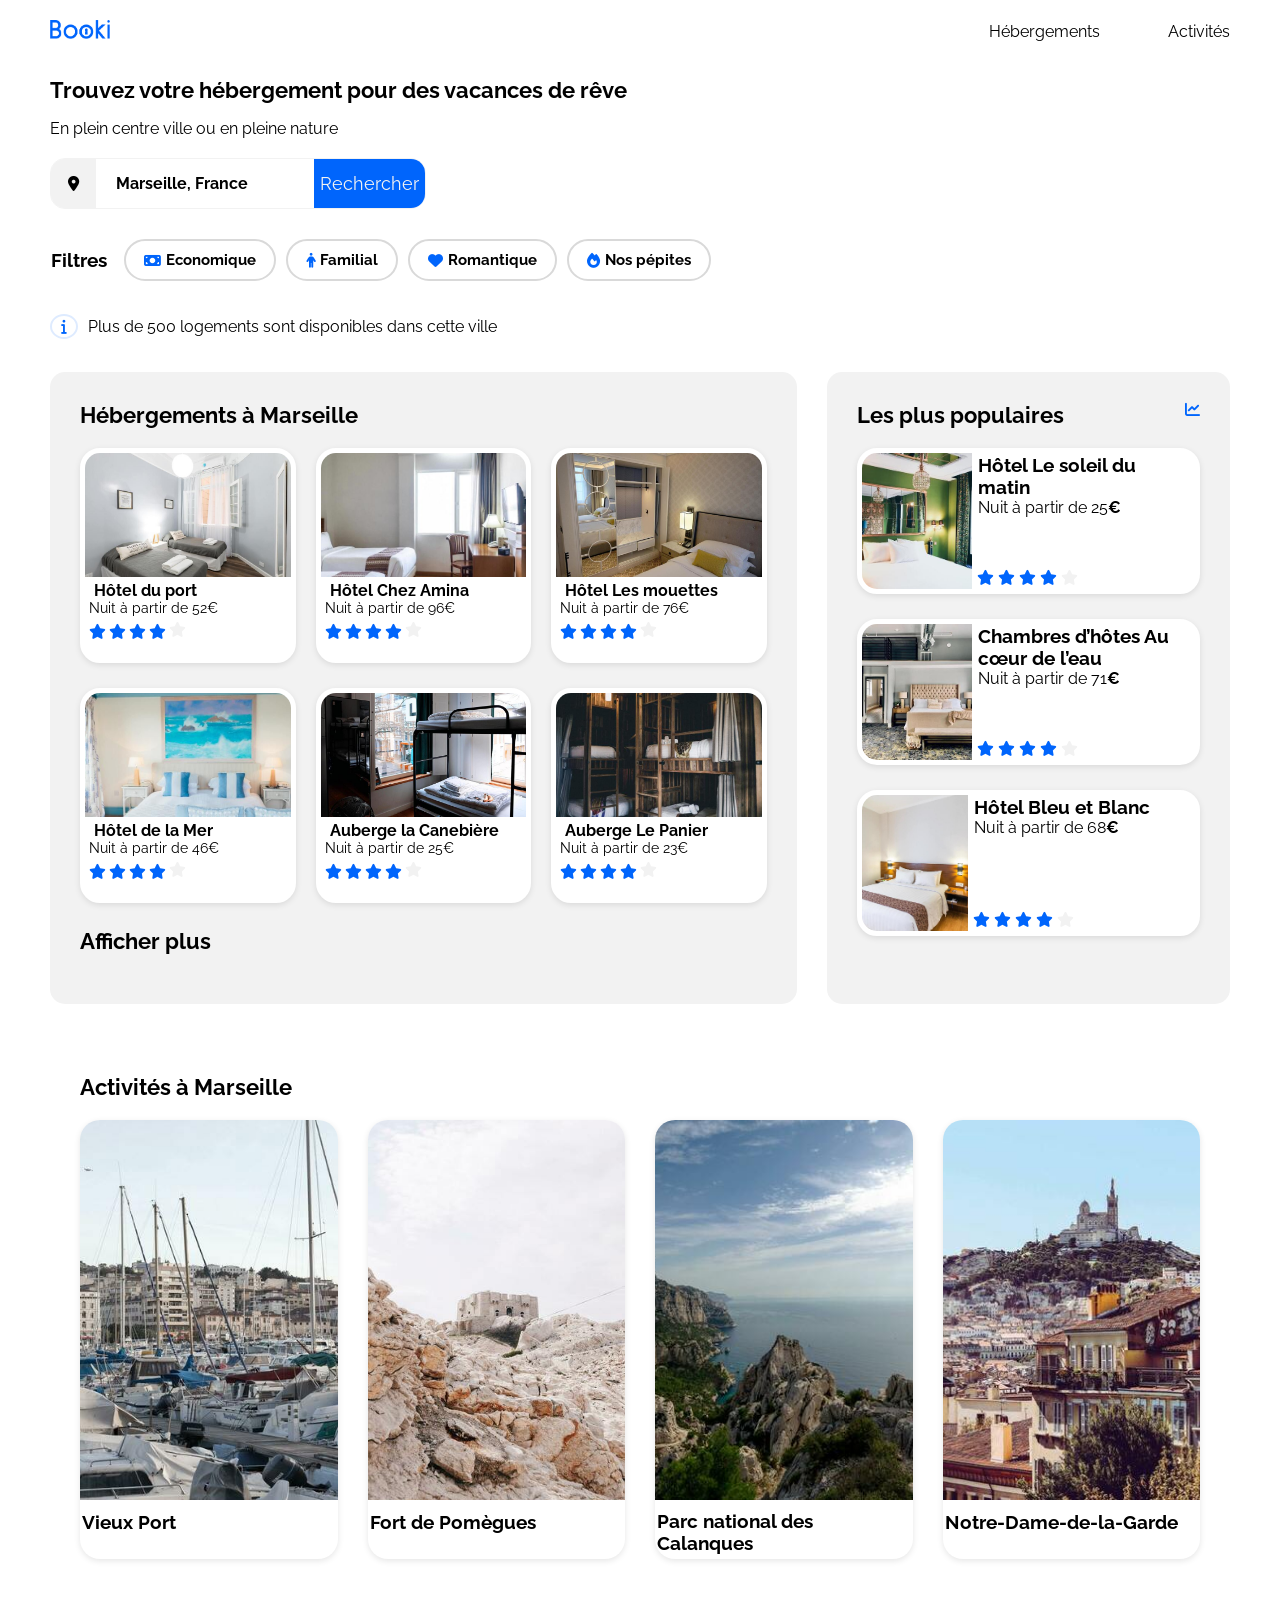
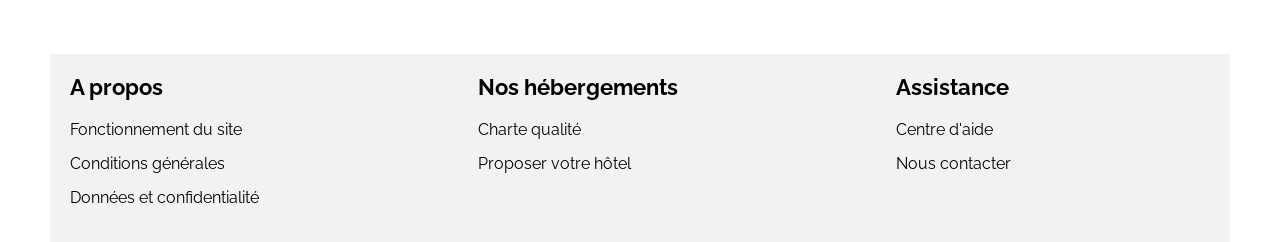
<file: index.html>
<!DOCTYPE html>
<html lang="fr">

<head>
    <meta charset="UTF-8">
    <meta name="viewport" content="width=device-width, initial-scale=1.0">
    <title>Booki</title>
    <link rel="preconnect" href="https://fonts.googleapis.com">
    <link rel="preconnect" href="https://fonts.gstatic.com" crossorigin>
    <link href="https://fonts.googleapis.com/css2?family=Raleway:wght@400;500;700&display=swap" rel="stylesheet">
    <link rel="stylesheet" href="https://cdnjs.cloudflare.com/ajax/libs/font-awesome/6.2.1/css/all.min.css"
        integrity="sha512-MV7K8+y+gLIBoVD59lQIYicR65iaqukzvf/nwasF0nqhPay5w/9lJmVM2hMDcnK1OnMGCdVK+iQrJ7lzPJQd1w=="
        crossorigin="anonymous" referrerpolicy="no-referrer" />
    <link rel="stylesheet" href="./css/style.css">
</head>

<body>
    <div class="main-container">
        <header>     
            <img class="logo" src="images/logo/Booki.png" alt="Avatar">
            <nav>
                <ul>
                    <li><a href="#accommodations">Hébergements</a></li>
                    <li><a href="#Activities">Activités</a></li>
                </ul>
            </nav>
        </header>
        <main>
            <div class="start-pad">
                <section>
                    <h1>
                        <span>Trouvez votre hébergement </span><span>pour des vacances de rêve</span>
                    </h1>
                    <p>En plein centre ville ou en pleine nature</p>
                </section>

                <form class="search-bar">
                    <div class="location-icon bg-grey">
                        <i class="fa-solid fa-location-dot"></i>
                    </div>
                    <input type="text" placeholder="Marseille, France" class="city-input">

                    <button class="btn-search" type="button">
                        <span class="search-text">Rechercher</span>
                        <i class="fa-solid fa-magnifying-glass"></i>
                    </button>
                </form>
                            
                <section class="filters">
                    <h3>Filtres</h3>
                    <div class="all-filters">
                        <div class="filters-buttons">
                            <button class="filters-btn">
                                <i class="fa-solid fa-money-bill"></i>Economique
                            </button>
                
                            <button class="filters-btn">
                                <i class="fa-solid fa-person"></i>Familial
                            </button>
                        </div>
                        <div class="filters-buttons">
                            <button class="filters-btn">
                                <i class="fa-solid fa-heart"></i>Romantique
                            </button>
                
                            <button class="filters-btn">
                                <i class="fa-solid fa-fire"></i>Nos pépites
                            </button>
                        </div>
                    </div>
                </section>
                   
                            
                <div class="info">
                    <i class="fa-solid fa-info fa-xs"></i>
                    <p>Plus de 500 logements sont disponibles dans cette ville</p>
                </div>  
            </div>
            <section id="accommodationsMostpopular">
                <div id="accommodations" class="px-30 bg-grey">
                    <h2>Hébergements à Marseille</h2>
                    <div class="flex mb-30 justify gap">
                        <a href="#">
                            <article class="card base-card">
                                <img src="images/hebergements/fred-kleber.jpg" alt="presentation chambre hotel du port">
                                <div class="card-content">
                                    <h3>Hôtel du port</h3>
                                    <p>Nuit à partir de 52€</p>
                                    <div class="stars">
                                        <i class="fa-solid fa-star"></i>
                                        <i class="fa-solid fa-star"></i>
                                        <i class="fa-solid fa-star"></i>
                                        <i class="fa-solid fa-star"></i>
                                        <i class="fa-xs fa-solid fa-star neutral-star" aria-hidden="true"></i>
                                    </div>  
                                </div>              
                            </article>
                        </a>

                        <a href="#"> 
                            <article class="card base-card">
                                <img src="images/hebergements/febrian-zakaria.jpg" alt="presentation Hotel chez Amina">
                                <div class="card-content">
                                    <h3>Hôtel Chez Amina</h3>
                                    <p>Nuit à partir de 96€</p>
                                    <div class="stars">
                                        <i class="fa-solid fa-star"></i>
                                        <i class="fa-solid fa-star"></i>
                                        <i class="fa-solid fa-star"></i>
                                        <i class="fa-solid fa-star"></i>
                                        <i class="fa-xs fa-solid fa-star neutral-star" aria-hidden="true"></i>
                                    </div> 
                                </div>
                            </article>
                        </a>

                        <a href="#">
                            <article class="card base-card">
                                <img src="images/hebergements/reisetopia.jpg" alt="presentation chambre hotel les mouettes">
                                <div class="card-content">
                                    <h3>Hôtel Les mouettes</h3>
                                    <p>Nuit à partir de 76€</p>
                                    <div class="stars">
                                        <i class="fa-solid fa-star"></i>
                                        <i class="fa-solid fa-star"></i>
                                        <i class="fa-solid fa-star"></i>
                                        <i class="fa-solid fa-star"></i>
                                        <i class="fa-xs fa-solid fa-star neutral-star" aria-hidden="true"></i>
                                    </div> 
                                </div>
                            </article>
                        </a>
                </div>

                    <div class="flex mb-30 justify gap">
                        <a href="#">
                            <article class="card base-card">
                                <img src="images/hebergements/annie-spratt.jpg" alt="presentation hotel de la mer">
                                <div class="card-content">
                                    <h3>Hôtel de la Mer</h3>
                                    <p>Nuit à partir de 46€</p>
                                    <div class="stars">
                                        <i class="fa-solid fa-star"></i>
                                        <i class="fa-solid fa-star"></i>
                                        <i class="fa-solid fa-star"></i>
                                        <i class="fa-solid fa-star"></i>
                                        <i class="fa-xs fa-solid fa-star neutral-star" aria-hidden="true"></i>
                                    </div> 
                                </div> 
                            </article>
                        </a>
                
                        <a href="#">
                            <article class="card base-card">
                                <img src="images/hebergements/marcus-loke.jpg" alt="presentation chambre hotel de la canebière">
                                <div class="card-content">
                                    <h3>Auberge la Canebière</h3>
                                    <p>Nuit à partir de 25€</p>
                                    <div class="stars">
                                        <i class="fa-solid fa-star"></i>
                                        <i class="fa-solid fa-star"></i>
                                        <i class="fa-solid fa-star"></i>
                                        <i class="fa-solid fa-star"></i>
                                        <i class="fa-xs fa-solid fa-star neutral-star" aria-hidden="true"></i>
                                    </div>  
                                </div>
                            </article>
                        </a>
            
                        <a href="#">
                            <article class="card base-card">
                                <img src="images/hebergements/nicate-lee.jpg" alt="presentation auberge le Panier">
                                <div class="card-content">
                                    <h3>Auberge Le Panier</h3>
                                    <p>Nuit à partir de 23€</p>
                                    <div class="stars">
                                        <i class="fa-solid fa-star"></i>
                                        <i class="fa-solid fa-star"></i>
                                        <i class="fa-solid fa-star"></i>
                                        <i class="fa-solid fa-star"></i>
                                        <i class="fa-xs fa-solid fa-star neutral-star" aria-hidden="true"></i>
                                    </div>  
                                </div>
                            </article>
                        </a>
                    </div>
                <a href="#">
                    <h4>Afficher plus</h4>
                </a>
                </div>

                <aside id="mostPopular" class="px-30 bg-grey">
                    <div class="populaires-title">
                        <h2 class="section-title">Les plus populaires</h2>
                        <i class="fa-solid fa-chart-line" aria-hidden="true"></i>
                    </div>

                    <div class="populaires-cards">
                        <a href="#">
                            <article class="card-popular base-card">
                                <img src="./images/hebergements/emile-guillemot.jpg" alt="Image de la chambre d'hôtel montrant un lit">
                                <div class="cards-pop">
                                    <div class="card-txt">
                                        <h3 class="card-title">Hôtel Le soleil du matin</h3>
                                        <p class="card-subtitle">Nuit à partir de 25<span class="euro">€</span></p>
                                    </div>
                                    <div class="card-rating">
                                        <i class="fa-xs fa-solid fa-star" aria-hidden="true"></i>
                                        <i class="fa-xs fa-solid fa-star" aria-hidden="true"></i>
                                        <i class="fa-xs fa-solid fa-star" aria-hidden="true"></i>
                                        <i class="fa-xs fa-solid fa-star" aria-hidden="true"></i>
                                        <i class="fa-xs fa-solid fa-star neutral-star" aria-hidden="true"></i>
                                        <span class="sr-only">Note de 4 sur 5</span>
                                    </div>
                                </div>
                            </article>
                        </a>

                        <a href="#">
                            <article class="card-popular base-card">
                                <img src="./images/hebergements/aw-creative.jpg" alt="Image de la chambre d'hôtel montrant un lit">
                                <div class="cards-pop">
                                    <div class="card-txt">
                                        <h3 class="card-title">Chambres d’hôtes Au cœur de l’eau</h3>
                                        <p class="card-subtitle">Nuit à partir de 71<span class="euro">€</span></p>
                                    </div>
                                    <div class="card-rating">
                                        <i class="fa-xs fa-solid fa-star" aria-hidden="true"></i>
                                        <i class="fa-xs fa-solid fa-star" aria-hidden="true"></i>
                                        <i class="fa-xs fa-solid fa-star" aria-hidden="true"></i>
                                        <i class="fa-xs fa-solid fa-star" aria-hidden="true"></i>
                                        <i class="fa-xs fa-solid fa-star neutral-star" aria-hidden="true"></i>
                                        <span class="sr-only">Note de 4 sur 5</span>
                                    </div>
                                </div>
                            </article>
                        </a>

                        <a href="#">
                            <article class="card-popular base-card">
                                <img src="./images/hebergements/febrian-zakaria2.jpg" alt="Image de la chambre d'hôtel montrant un lit">
                                <div class="cards-pop">
                                    <div class="card-txt">
                                        <h3 class="card-title">Hôtel Bleu et Blanc</h3>
                                        <p class="card-subtitle">Nuit à partir de 68<span class="euro">€</span></p>
                                    </div>
                                    <div class="card-rating">
                                        <i class="fa-xs fa-solid fa-star" aria-hidden="true"></i>
                                        <i class="fa-xs fa-solid fa-star" aria-hidden="true"></i>
                                        <i class="fa-xs fa-solid fa-star" aria-hidden="true"></i>
                                        <i class="fa-xs fa-solid fa-star" aria-hidden="true"></i>
                                        <i class="fa-xs fa-solid fa-star neutral-star" aria-hidden="true"></i>
                                        <span class="sr-only">Note de 4 sur 5</span>
                                    </div>
                                </div>
                            </article>
                        </a>
                    </div>
                </aside>
            </section>

            <section id="Activities">     
                <h2>Activités à Marseille</h2>
                <div class="flex gap-padding">
                    <a href="#">
                        <article class="card-activity base-card">
                            <img src="images/activites/reno-laithienne.jpg" alt="Vieux Port">              
                            <div class="cards-content">
                                <h3>Vieux Port</h3> 
                            </div>
                        </article>
                    </a>

                    <a href="#">
                        <article class="card-activity base-card">
                            <img src="images/activites/paul-hermann.jpg" alt="Fort de Pomègues">
                            <div class="cards-content">
                                <h3>Fort de Pomègues</h3> 
                            </div> 
                        </article>
                    </a>

                    <a href="#">
                        <article class="card-activity base-card">
                            <img src="images/activites/kilyan-sockalingum.jpg" alt="Parc national des Calanques">
                            <div class="cards-content">
                                <h3>Parc national des Calanques</h3>
                            </div> 
                        </article>
                    </a>

                    <a href="#">
                        <article class="card-activity base-card">
                            <img src="images/activites/florian-wehde.jpg" alt="Notre Dame de la Garde">
                            <div class="cards-content">
                                <h3>Notre-Dame-de-la-Garde</h3>
                            </div> 
                        </article>
                    </a>
                </div>
            </section>
        </main>
    <footer class="container">
        <div class="footer-section">
            <h2>A propos</h2>
            <ul>
                <li>Fonctionnement du site</li>
                <li>Conditions générales</li>
                <li>Données et confidentialité</li>
            </ul> 
        </div>
            
        <div class="footer-section">           
            <h2>Nos hébergements</h2>
            <ul>
                <li>Charte qualité</li>
                <li>Proposer votre hôtel</li>
            </ul>
        </div>

        <div class="footer-section">
            <h2>Assistance</h2>
            <ul>
                <li>Centre d'aide</li>
                <li>Nous contacter</li>
            </ul>
        </div>  
    </footer>
    </div>
</body>

</html>
</file>
<file: css/style.css>
/****** General ***********/

* {
    font-family: 'Raleway', sans-serif;
    box-sizing: border-box;
}

:root {
    --main-color: #0065FC;
    --main-bg-color: #F2F2F2;
    --filter-bg-color: #DEEBFF;
    --color-text : black;
}

.flex, body,
.hebergements-and-populaires, .card-title,
#Activities, .populaires-title, .cards-content,
.filters-buttons, .buttons-filters, .cards-pop,
.filters-btn, .filters, .all-filters, #accommodationsMostpopular {
    display: flex;
} 

body {
    margin: 0;
    padding: 0;
    justify-content: center;
}

img {
    object-fit: cover;
}

ul {
    list-style: none;
    padding: 0;
    margin: 0;
}
.main-container {
    max-width: 1440px;
    min-width: 1024px;
    padding: 0 50px;
    margin: 0;
}

header {
    display: flex;
    justify-content: space-between; 
}

.logo {
    height: 19px;
    margin: 20px 0;
}

nav ul {
    display: flex;
    align-items: end;
    gap: 68px;
} 

nav ul li {
    border-top: 2px solid transparent; 
    padding-top: 20px;
}

nav li:hover {
    color: var(--main-color); 
    border-top: 2px solid var(--main-color);
}

h1 {
    font-size: 22px;
    margin-bottom: 5px;
}

h3 .card-title {
 margin: 0;
 font-size: 16px;
}

.search-bar {
    display: flex;
    align-items: center;
    margin: 20px 0 ;
    border-radius: 15px;
    overflow: hidden;
    width: fit-content;
    border: 1px solid var(--main-bg-color);  
}

.location-icon {
    background-color: var(--main-bg-color);
    padding: 12px;
}

.location-icon i, ::placeholder {
    color: var(--color-text);
    font-weight: bold;
    margin: 5px 5px; 
}

.search-bar input {
    border: none;
    outline: none;
    padding: 15px 0;
    font-size: 16px;
    padding-left: 20px;
}

.btn-search {
    background-color: var(--main-color);
    gap: 24px;
    width: 100%;
    height: 49px;
    font-size: 18px;
    color: var(--main-bg-color);
    border: none;
    cursor: pointer;
    display: flex;
    justify-content: center;
    align-items: center;
}

.btn-search i {
    display: none;
}

.all-filters {
    flex-direction: row;
    gap: 10px;
}

.filters {
    align-items: center;
    gap: 16px;
    flex-wrap: wrap;
    margin-top: 30px;
}

.filters-buttons {
    gap: 10px;
    font-size: 16px;
}

.filters-btn {
    align-items: center;
    gap: 5px;
    border: 2px solid #d9d9d9;
    border-radius: 25px;
    background: white;
    padding: 10px 18px;
    font-weight: bold;
    cursor: pointer;
    font-size: 15px;
}

.filters-btn i, .fa-solid, .stars {
    color: var(--main-color);
    font-size: 15px;
}

.filters-btn:hover {
    background-color: #DEEBFF;
}

.info {
    margin: 20px 0;
    display: flex;
    align-items: center;
    gap: 10px;
}

.info i {
    border: 2px solid #DEEBFF;
    border-radius: 50%;
    padding: 10px 9px;
}

.base-card {
    border-radius: 20px;
    overflow: hidden;
    box-shadow: 0 2px 6px rgba(0, 0, 0, 0.1);
    background-color: #fff;
    margin-bottom: 25px;
}

.card, .card-popular {
    border: 5px solid white;
}

/*****Hebergements a Marseille*******/

.section-title, h2, h4, .footer-section h2 {
    font-size: 22px;
    margin: 0 0 20px 0;
}

h4 {
    font-weight: 700;
}

.mb-30 {
    margin-bottom: 10px;
    padding-bottom: 15px;
}

.card-content, .cards-content, .cards-pop, .card-activity, .gap-padding, .populaires-title, .hebergements-and-populaires, 
.justify, footer {
    justify-content: space-between;
    width: 100%;
}

#accommodationsMostpopular {
    border-radius: 15px;
}

#accommodationsMostpopular, #Activities {
    margin-bottom: 40px;
}

#accommodations {
    flex: 2;
    border-radius: 15px;
}

#accommodations a {
    width: 33%;
    min-width: 182px;
}

#accommodationsMostpopular {
    gap: 30px;
}

.gap {
    gap: 20px;
}

.px-30, #Activities, .hebergements-and-populaires {
    padding: 30px;
}

.width-gap {
    gap: 40px;
}

#accommodations .card img {
    width: 100%;
    height: 124px;
}

#accommodations .card {
    width: 100%;
    height: 215px;
}

.card-content {
    margin: 0 4px;
}

.card-content h3 {
    font-size: 16px;
    margin: 0 5px;
}

.card-content p {
    color:var(--color-text);
    font-size: 14px;
    margin: 0 0 8px;
}

.stars {
    font-size: 13px;
    /* margin-top: 15px; */
}

/****** Hebergements And Populaires ***********/

.hebergements-and-populaires section {
    border-radius: 20px;
}

/****** Hebergements ***********/
#mostPopular {
    flex: 1;
    border-radius: 15px;
}

.bg-grey, footer {
    background-color: var(--main-bg-color);
}

/* hebergement-populaire */ 

.populaires-cards img {
    width: 33%;
    height: 136px;
}

.card-popular {
    display: flex;
    width: 100%;
    height: 146px;
}

.populaires-cards .cards-pop {
    width: 67%;
    flex-direction: column;
    margin: 0 5px;
    min-width: 124px;
}

.card-subtitle, .card-title {
    margin-bottom: 0;
}

.populaires-cards {
    flex-direction: column;
    width: 100%;
}

.populaires-cards .card-title {
    margin-top: 1px;
}

.card-subtitle {
    margin: 0 1px;
}

/* Activités à Marseille */

#Activities {
    flex-wrap: wrap;
}

.card {
    margin: auto;
    bottom: 15px;
}

.card-activity {
    display: flex;
    height: 439px;
    flex-wrap: wrap;
    padding-bottom: 15px;
}

#Activities a {
    width: 100%;
}

.card-activity img {
    width: 100%;
    height: 380px;
    object-fit: cover;
}

.cards-content, h3 {
    margin: 5px 1px;
}

a {
    color: inherit;
    text-decoration: none;
}

.euro {
    font-weight: 700;
}

.neutral-star {
    color: var(--main-bg-color)
}

.container {
    display: flex;
    padding: 20px;
    gap: 20px;
    width: 100%;
    justify-content: space-between;
}

.footer-section {
    flex-grow: 1;
}

.footer-section ul li {
    margin: 15px 0;
}

.gap-padding {
    gap: 30px;
}

/* Le code ci-dessous correspond à la version responsive uniquement */

/****** Media queries ***********/
/* Medium devices (tablets, less/equal than 1024px) */
@media screen and (max-width: 1024px) {
 
    .main-container {
        min-width: 768px;
        width: 100%;
    }

    .search-bar {
        display: flex;
        align-items: center;
        margin: 30px 20px 20px 20px;
    }

    .filters {
        padding: 0;
        flex-direction: column;
        align-items: flex-start;
    }


    .filters-buttons {
        margin: 0;
    }

    /* Hébergements à Marseille */

    /* Les plus populaires */

    #mostPopular {
        padding: 30px;
    } 

    .section-title {
        padding: 0;
    }

    .populaires-title i {
        margin-right: 20px;
    }

    .populaires-cards {
        display: flex;
        justify-content: space-between;
        flex-direction: row;
        gap: 20px;
    }

    .populaires-cards a {
        width: 33%;
    }

    .card-popular {
        flex: 1 1 0;
        overflow: hidden;
    }

    .base-card a {
        min-width: 210px;
    }

    .populaires-cards {
        flex-grow: 1;
    }
    /* Activités à Marseille */ 

    #Activities {
        width:100%;
        margin: 0;
        margin-bottom: 35px;
        padding: 0;
    }  

    #Activities a {
        width: 29%;
    }

    .card-activity {  
        height: 270px;
        margin: 0;
    }

    .card-activity img {
        height: 200px;
        padding-bottom: 5px;
    }

    .gap-padding {
        padding: 0;
        padding-top: 0;
        justify-content: center;
    }

    #Activities h2 {
        padding: 30px 20px 2px;
    }

    /* Pied de page */

    .container {
        gap: 30px;
    }

    .footer-section {
        flex-grow: 1;
        width: auto;
    }

    .footer-section ul li {
        width: auto;
        margin-bottom: 1px;
    }

    .footer-section h2 {
        font-size: 22px;
        margin-bottom: 20px;
        padding: 0;
        margin: 0;
    }

    .px30 {
        padding: 0px 0px;
    }

    .search-bar input {
        border: none;
        font-size: 16px;
        outline: none;
    }
}

    /* Mobiles et tabelttes */
@media screen and (max-width: 1024px) { 

    #accommodationsMostpopular {
       flex-direction: column;
    }

    .footer-section ul li {
        margin: 15px 0;
    }
}

    /* Mobiles */
@media screen and (max-width:767px) {
   
    body {
        flex-direction: column;
   }

    .main-container {
        min-width: 320px;
        padding: 0;
   }
    
    header {
        width: 100%;
        flex-direction: column;
        justify-content: center;
        align-items: center;
        height: 19px;
        margin: 50px 0;
   }

    nav {
        width: 100%;
   }

    nav ul {
        gap: 0;
        padding: 0;
        margin: 0;
   }

    nav ul li {
        flex-grow: 1;
        border-top: none;
        padding-left: 0;
        padding-bottom: 10px;
        border-bottom: 3px solid var(--main-bg-color);
    }

    nav li a {
        display: flex;
        justify-content: center;
    }

    nav li:hover {
        border-bottom: 3px solid var(--main-color);
        border-top: 2px transparent;
    }

    h1 {
        display: flex;
        gap: 8px;
        padding-top: 20px;
        flex-direction: column;
    }

    h4 {
        margin: 10px;
    }

    p {
        display: flex;
        gap: 8px;
        padding: 5px 1px;
    }

    .info {
        margin: 20px 10px;
    }

    .search-text {
        display: none;
    }

    .btn-search i {
        display: inline;
        font-size: 16px;
        color: white;
    }

    .btn-search {
        border-radius: 15px;
        gap: 10px;
        width: 55px;
        border-bottom: 4px solid #ccc;
    }

    .start-pad {
        padding: 10px;
    }

    .search-bar input {
        width: 100%;
        padding: 12px 20px;
    }

    .search-bar {
        width: 100%;
        margin: 0;
    }

    .stars {
        margin-top: 0;
    }

    .all-filters {
        flex-direction: column;
        width: 100%;
    }


    .filters {
        width: 100%;
        gap: 0px;
    }

    .filters-buttons {
        width: 100%;
    }

   .filters-btn {
        font-size: 17px;
        width: 48%;
    }

    .filters h3 {
        margin-bottom: 20px;
    }

    .info {
        gap: 0;
    }

    #accommodations {
        background-color: white;
        width: 100%;
        margin: 0;
        padding: 10px;
    }

    #accommodations a {
        width: 100%;
        min-width: 0;
    }

    #accommodations h2 {
        margin: 10px;
    }

    #accommodations .card img {
        display: block;
    }

    #accommodations .card {
        display: flex;
        flex-direction: column;
        height: 207px;
    }

    #accommodationsMostpopular {
        flex-direction: column-reverse;
        flex: 100%;
        min-width: auto;
    }

    .px-30 {
        padding: 20px;
    }
    
    .populaires-cards {
        flex-direction: column;
        margin: 0px 2px;
        gap: 20px;
    }

    .populaires-cards a {
        width: 92%;
        margin: 10px 20px;
    }
    
    #mostPopular {
        width: 100%;
        border-radius: 0;
        padding: 0;
    }

    .populaires-title {
        align-items: baseline;
    }

    .section-title, h2 {
       margin: 20px;
    }

    .card img {
        width: 100%;
        height: 207px;
    }

    .cards-pop {
        padding: 0 10px 2px;
        justify-content: space-between;
        flex-direction: column;
        margin: 0;
    }

    .cards-pop p {
        margin: 5px 5px 8px;
        padding: 0;
    }

    .cards-pop h3, .card-rating {
        margin: 0 5px;
    }

    .base-card {
        margin-bottom: 0;
    }

    #Activities {
        padding: 20px;
        margin: 0;
        padding-bottom: 50px;
    }

    #Activities a {
        width: 100%;
    }

    #Activities h2 {
        margin: 0;
        padding: 0 20px 20px;
        flex-wrap: wrap;
    }

    .flex {
        display: flex;
        flex-wrap: wrap;
        flex-direction: column;
    }

    .flex .gap-padding {
        display: flex;
        gap: 20px;
        padding: 0 
    }

    .card-activity {
        min-width: 0;
        height: 200px;
        flex-direction: row;
        padding: 0;
    }

    .card-activity img {
        height: 141px;
    }

    .footer-section {
        width: 80%;
        display: block;
        margin: 20px 30px;
    }

    .container {
        flex-direction: column;
        gap: 0;
        padding: 0;
    }

    .footer-section h2 {
        font-size: 18px;
    }
}
</file>
